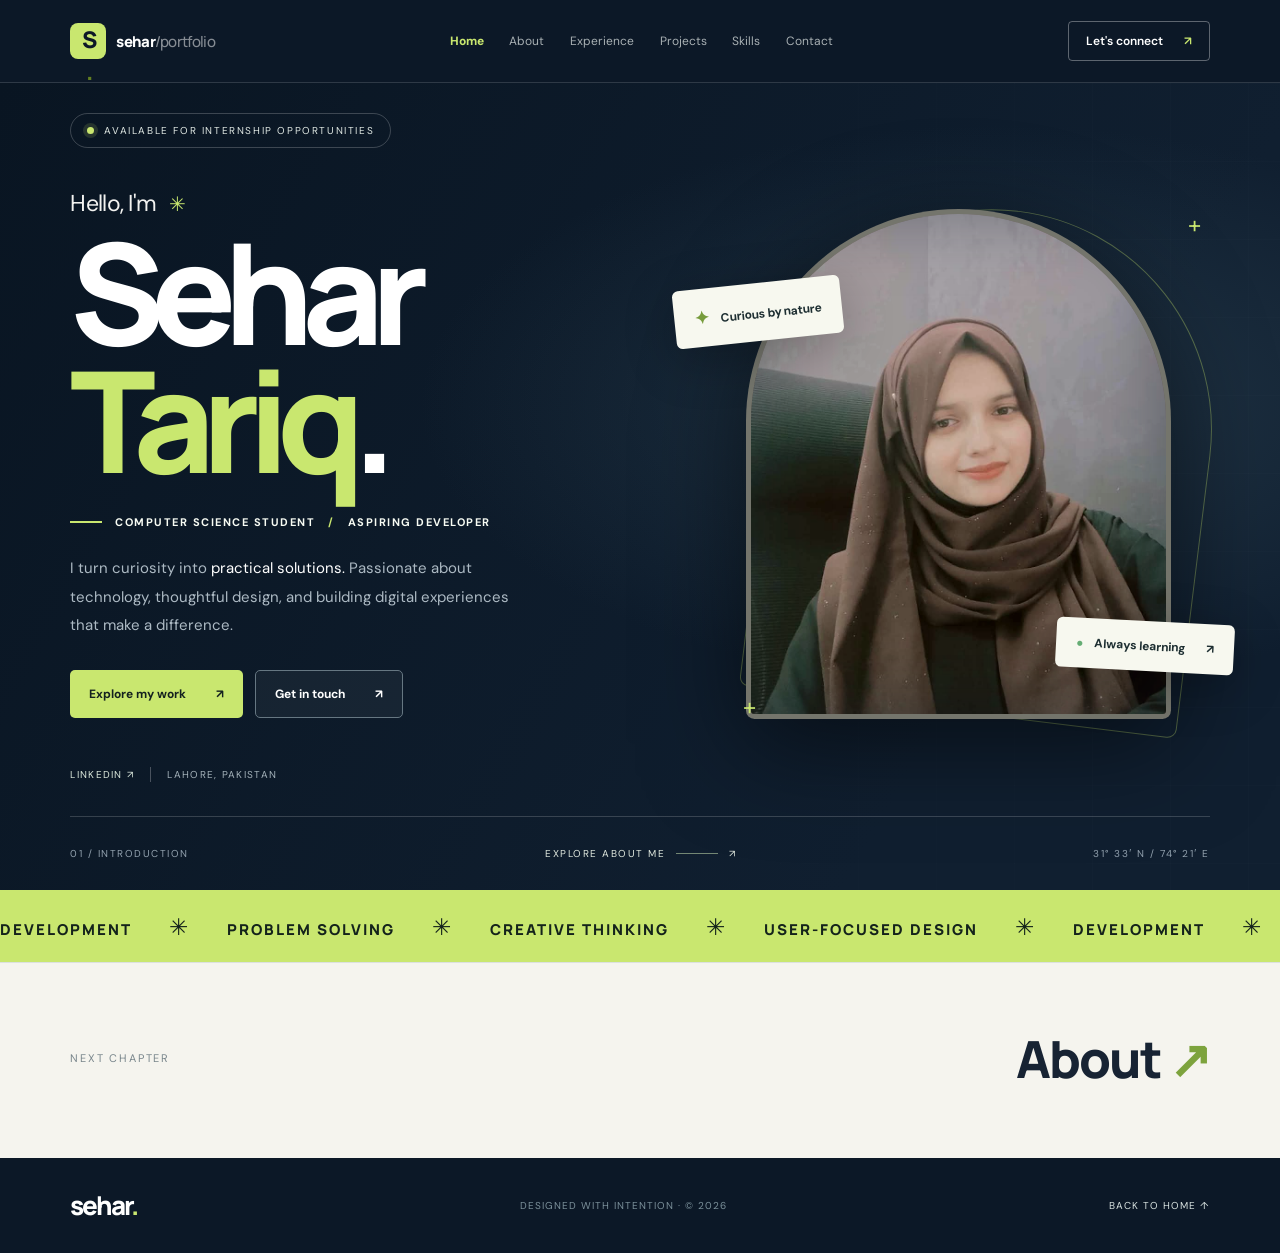
<file: index.html>
<!DOCTYPE html>
<html lang="en"><head>
<meta charset="utf-8"/>
<meta content="width=device-width, initial-scale=1.0" name="viewport"/>
<meta content="#0b1724" name="theme-color"/>
<meta content="Sehar Tariq — Computer Science student, creative problem solver, and aspiring software developer. Explore my portfolio, projects and experience." name="description"/>
<title>Home | Sehar Tariq — CV Portfolio</title>
<link href="https://fonts.googleapis.com" rel="preconnect"/>
<link crossorigin="" href="https://fonts.gstatic.com" rel="preconnect"/>
<link href="https://fonts.googleapis.com/css2?family=DM+Sans:wght@400;500;600;700&amp;family=Manrope:wght@400;500;600;700;800&amp;display=swap" rel="stylesheet"/>
<link href="styles.css" rel="stylesheet"/>
<script defer="" src="script.js"></script>
</head><body><div aria-hidden="true" class="cursor-glow"></div><div aria-hidden="true" class="progress-bar"></div><header class="site-header" id="top">
<a aria-label="Sehar Tariq, back to home" class="wordmark" href="index.html"><span class="wordmark-square">S<span>.</span></span><span>sehar<span class="muted">/portfolio</span></span></a>
<nav aria-label="Main navigation" class="desktop-nav"><a aria-current="page" class="nav-current" href="index.html">Home</a><a href="about.html">About</a><a href="experience.html">Experience</a><a href="projects.html">Projects</a><a href="skills.html">Skills</a><a href="contact.html">Contact</a></nav>
<a class="header-cta" href="contact.html">Let's connect <span aria-hidden="true">↗</span></a>
<button aria-controls="mobile-nav" aria-expanded="false" aria-label="Open navigation" class="mobile-menu-button"><span></span><span></span></button>
</header><nav aria-label="Mobile navigation" class="mobile-nav" hidden="" id="mobile-nav"><a aria-current="page" href="index.html">Home</a><a href="about.html">About</a><a href="experience.html">Experience</a><a href="projects.html">Projects</a><a href="skills.html">Skills</a><a href="contact.html">Contact</a></nav><main class="multi-page-main"><section aria-labelledby="hero-heading" class="hero section-shell" id="home">
<div class="hero-main">
<div class="hero-copy reveal">
<div class="eyebrow"><span class="pulse-dot"></span> AVAILABLE FOR INTERNSHIP OPPORTUNITIES</div>
<p class="hello">Hello, I'm <span aria-hidden="true" class="hand-wave">✳</span></p>
<h1 id="hero-heading">Sehar<br/><span>Tariq<span class="accent-dot">.</span></span></h1>
<p class="hero-role"><span class="role-rule"></span> COMPUTER SCIENCE STUDENT <span class="role-separator">/</span> ASPIRING DEVELOPER</p>
<p class="hero-description">I turn curiosity into <em>practical solutions.</em> Passionate about technology, thoughtful design, and building digital experiences that make a difference.</p>
<div class="hero-actions"><a class="btn btn-primary" href="projects.html">Explore my work <span>↗</span></a><a class="btn btn-secondary" href="contact.html">Get in touch <span>↗</span></a></div>
<div class="hero-social"><a href="https://www.linkedin.com/in/sehar-tariq-a6a787418/" rel="noopener noreferrer" target="_blank">LINKEDIN ↗</a><span class="tiny-divider"></span><span>LAHORE, PAKISTAN</span></div>
</div>
<div class="portrait-zone reveal delay-1">
<div class="portrait-halo"></div><div class="portrait-outline"></div>
<div class="portrait-frame"><img alt="Portrait of Sehar Tariq" fetchpriority="high" src="assets/sehar-portrait.png"/></div>
<div class="portrait-sticker sticker-top"><span class="sticker-icon">✦</span> Curious by nature</div>
<div class="portrait-sticker sticker-bottom"><span class="green-symbol">●</span> Always learning <span>↗</span></div>
<span class="portrait-cross cross-a">+</span><span class="portrait-cross cross-b">+</span>
</div>
</div>
<div class="hero-bottom"><span class="hero-index">01 / INTRODUCTION</span><a class="scroll-indicator" href="about.html"><span>EXPLORE ABOUT ME</span><span class="scroll-line"></span> ↗</a><span class="coordinates">31° 33′ N / 74° 21′ E</span></div>
</section><section aria-label="Portfolio focus" class="intro-band"><div aria-hidden="true" class="marquee-track"><span>DEVELOPMENT <b>✳</b> PROBLEM SOLVING <b>✳</b> CREATIVE THINKING <b>✳</b> USER-FOCUSED DESIGN <b>✳</b> DEVELOPMENT <b>✳</b> PROBLEM SOLVING <b>✳</b> CREATIVE THINKING <b>✳</b> USER-FOCUSED DESIGN <b>✳</b></span></div></section><div class="next-page-link section-shell"><span>NEXT CHAPTER</span><a href="about.html">About <b>↗</b></a></div></main><footer class="footer section-shell"><a class="footer-logo" href="index.html">sehar<span>.</span></a><span>DESIGNED WITH INTENTION · © <span id="year">2026</span></span><a href="index.html">BACK TO HOME ↑</a></footer></body></html>
</file>
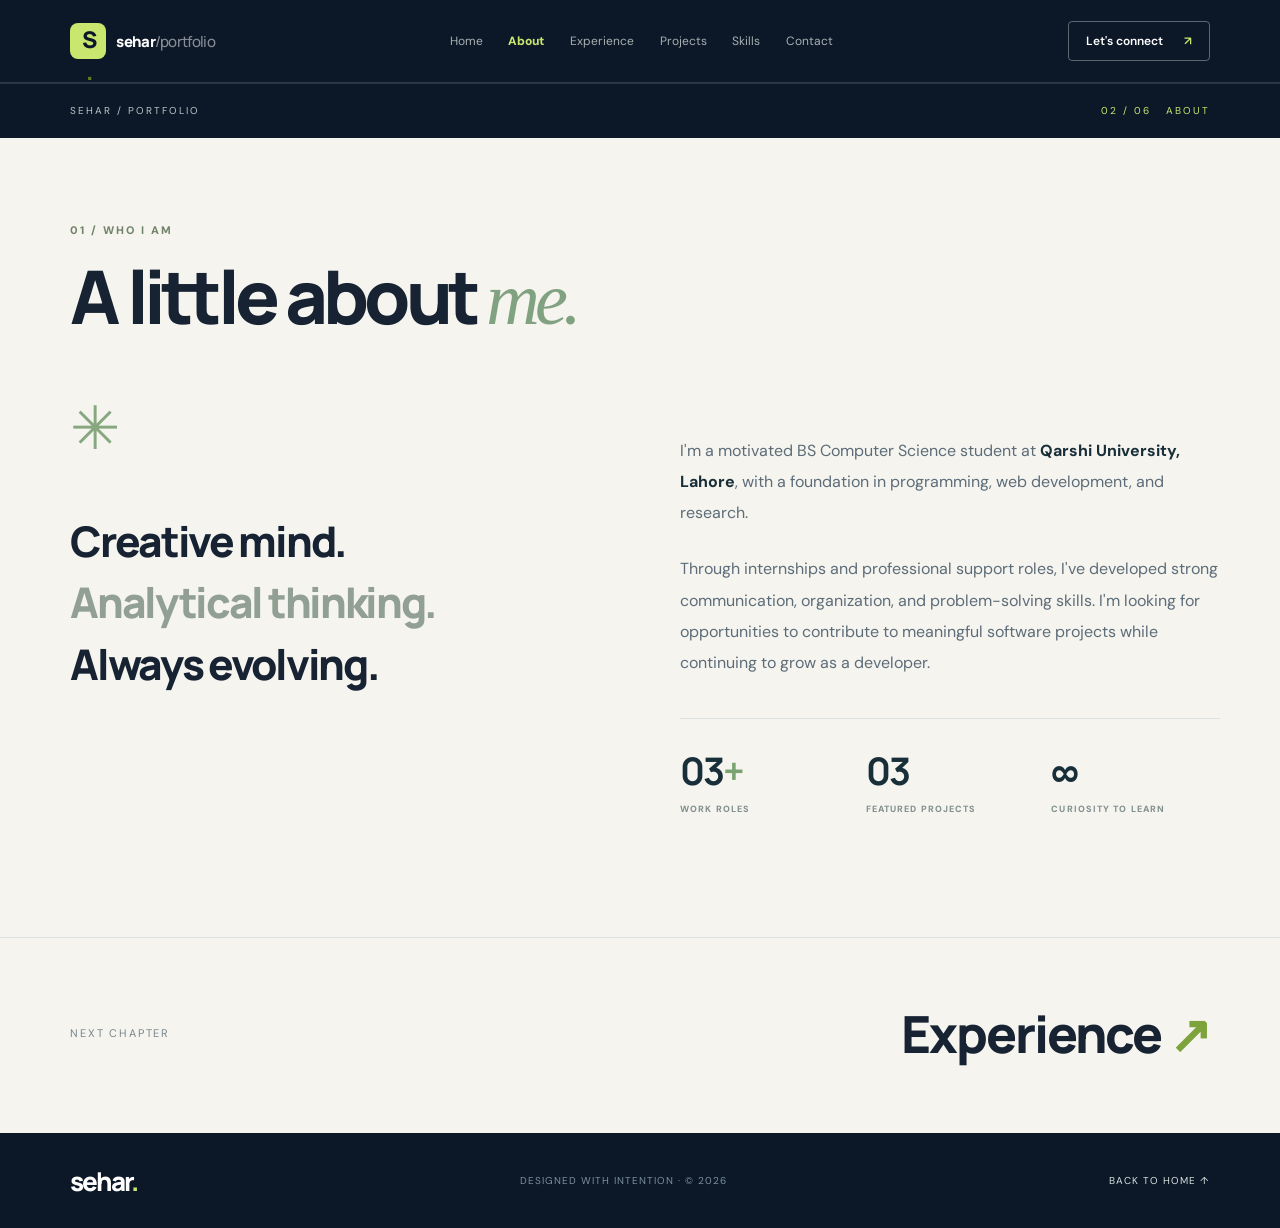
<file: about.html>
<!DOCTYPE html>
<html lang="en"><head>
<meta charset="utf-8"/>
<meta content="width=device-width, initial-scale=1.0" name="viewport"/>
<meta content="#0b1724" name="theme-color"/>
<meta content="Sehar Tariq — Computer Science student, creative problem solver, and aspiring software developer. Explore my portfolio, projects and experience." name="description"/>
<title>About | Sehar Tariq — CV Portfolio</title>
<link href="https://fonts.googleapis.com" rel="preconnect"/>
<link crossorigin="" href="https://fonts.gstatic.com" rel="preconnect"/>
<link href="https://fonts.googleapis.com/css2?family=DM+Sans:wght@400;500;600;700&amp;family=Manrope:wght@400;500;600;700;800&amp;display=swap" rel="stylesheet"/>
<link href="styles.css" rel="stylesheet"/>
<script defer="" src="script.js"></script>
</head><body><div aria-hidden="true" class="cursor-glow"></div><div aria-hidden="true" class="progress-bar"></div><header class="site-header" id="top">
<a aria-label="Sehar Tariq, back to home" class="wordmark" href="index.html"><span class="wordmark-square">S<span>.</span></span><span>sehar<span class="muted">/portfolio</span></span></a>
<nav aria-label="Main navigation" class="desktop-nav"><a href="index.html">Home</a><a aria-current="page" class="nav-current" href="about.html">About</a><a href="experience.html">Experience</a><a href="projects.html">Projects</a><a href="skills.html">Skills</a><a href="contact.html">Contact</a></nav>
<a class="header-cta" href="contact.html">Let's connect <span aria-hidden="true">↗</span></a>
<button aria-controls="mobile-nav" aria-expanded="false" aria-label="Open navigation" class="mobile-menu-button"><span></span><span></span></button>
</header><nav aria-label="Mobile navigation" class="mobile-nav" hidden="" id="mobile-nav"><a href="index.html">Home</a><a aria-current="page" href="about.html">About</a><a href="experience.html">Experience</a><a href="projects.html">Projects</a><a href="skills.html">Skills</a><a href="contact.html">Contact</a></nav><main class="multi-page-main"><div class="page-topline section-shell"><span>SEHAR / PORTFOLIO</span><span>02 / 06   ABOUT</span></div><section class="content-section about-section section-shell inner-page-section" id="about">
<div class="section-heading reveal"><span class="section-kicker">01 / WHO I AM</span><h2>A little about <em>me.</em></h2></div>
<div class="about-layout"><div class="about-statement reveal"><span class="giant-asterisk">✳</span><p>Creative mind.<br/><span>Analytical thinking.</span><br/>Always evolving.</p></div><div class="about-content reveal delay-1"><p>I'm a motivated BS Computer Science student at <strong>Qarshi University, Lahore</strong>, with a foundation in programming, web development, and research.</p><p>Through internships and professional support roles, I've developed strong communication, organization, and problem-solving skills. I'm looking for opportunities to contribute to meaningful software projects while continuing to grow as a developer.</p><div class="about-stats"><div><strong>03<span>+</span></strong><small>WORK ROLES</small></div><div><strong>03</strong><small>FEATURED PROJECTS</small></div><div><strong>∞</strong><small>CURIOSITY TO LEARN</small></div></div></div></div>
</section><div class="next-page-link section-shell"><span>NEXT CHAPTER</span><a href="experience.html">Experience <b>↗</b></a></div></main><footer class="footer section-shell"><a class="footer-logo" href="index.html">sehar<span>.</span></a><span>DESIGNED WITH INTENTION · © <span id="year">2026</span></span><a href="index.html">BACK TO HOME ↑</a></footer></body></html>
</file>
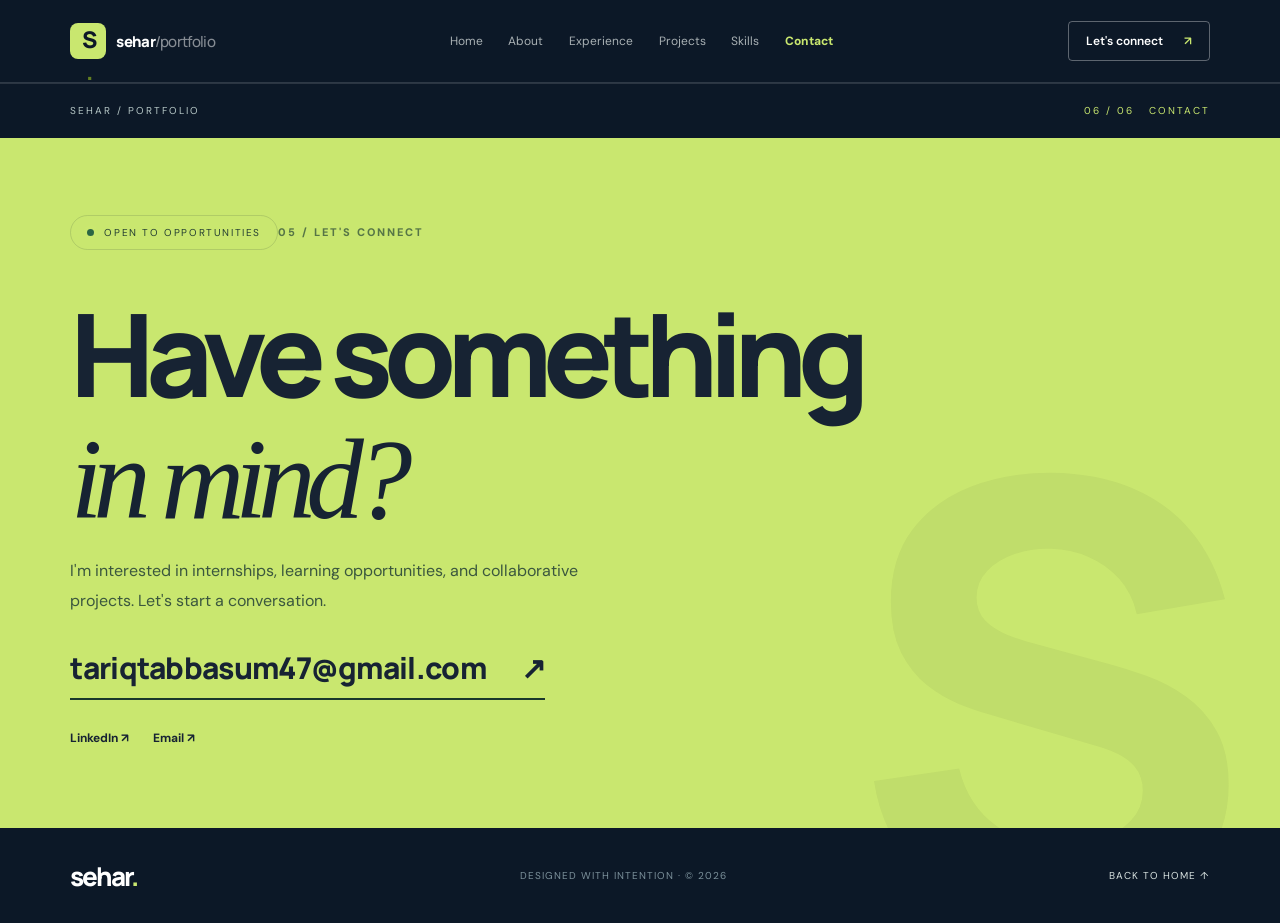
<file: contact.html>
<!DOCTYPE html>
<html lang="en"><head>
<meta charset="utf-8"/>
<meta content="width=device-width, initial-scale=1.0" name="viewport"/>
<meta content="#0b1724" name="theme-color"/>
<meta content="Sehar Tariq — Computer Science student, creative problem solver, and aspiring software developer. Explore my portfolio, projects and experience." name="description"/>
<title>Contact | Sehar Tariq — CV Portfolio</title>
<link href="https://fonts.googleapis.com" rel="preconnect"/>
<link crossorigin="" href="https://fonts.gstatic.com" rel="preconnect"/>
<link href="https://fonts.googleapis.com/css2?family=DM+Sans:wght@400;500;600;700&amp;family=Manrope:wght@400;500;600;700;800&amp;display=swap" rel="stylesheet"/>
<link href="styles.css" rel="stylesheet"/>
<script defer="" src="script.js"></script>
</head><body><div aria-hidden="true" class="cursor-glow"></div><div aria-hidden="true" class="progress-bar"></div><header class="site-header" id="top">
<a aria-label="Sehar Tariq, back to home" class="wordmark" href="index.html"><span class="wordmark-square">S<span>.</span></span><span>sehar<span class="muted">/portfolio</span></span></a>
<nav aria-label="Main navigation" class="desktop-nav"><a href="index.html">Home</a><a href="about.html">About</a><a href="experience.html">Experience</a><a href="projects.html">Projects</a><a href="skills.html">Skills</a><a aria-current="page" class="nav-current" href="contact.html">Contact</a></nav>
<a class="header-cta" href="contact.html">Let's connect <span aria-hidden="true">↗</span></a>
<button aria-controls="mobile-nav" aria-expanded="false" aria-label="Open navigation" class="mobile-menu-button"><span></span><span></span></button>
</header><nav aria-label="Mobile navigation" class="mobile-nav" hidden="" id="mobile-nav"><a href="index.html">Home</a><a href="about.html">About</a><a href="experience.html">Experience</a><a href="projects.html">Projects</a><a href="skills.html">Skills</a><a aria-current="page" href="contact.html">Contact</a></nav><main class="multi-page-main"><div class="page-topline section-shell"><span>SEHAR / PORTFOLIO</span><span>06 / 06   CONTACT</span></div><section class="contact-section section-shell inner-page-section" id="contact"><div aria-hidden="true" class="contact-backdrop">S.</div><div class="contact-content reveal"><div class="eyebrow contact-eyebrow"><span class="pulse-dot"></span> OPEN TO OPPORTUNITIES</div><span class="section-kicker">05 / LET'S CONNECT</span><h2>Have something<br/><em>in mind?</em></h2><p>I'm interested in internships, learning opportunities, and collaborative projects. Let's start a conversation.</p><a class="contact-email" href="mailto:tariqtabbasum47@gmail.com">tariqtabbasum47@gmail.com <span>↗</span></a><div class="contact-links"><a href="https://www.linkedin.com/in/sehar-tariq-a6a787418/" rel="noopener noreferrer" target="_blank">LinkedIn ↗</a><a href="mailto:tariqtabbasum47@gmail.com">Email ↗</a></div></div></section></main><footer class="footer section-shell"><a class="footer-logo" href="index.html">sehar<span>.</span></a><span>DESIGNED WITH INTENTION · © <span id="year">2026</span></span><a href="index.html">BACK TO HOME ↑</a></footer></body></html>
</file>
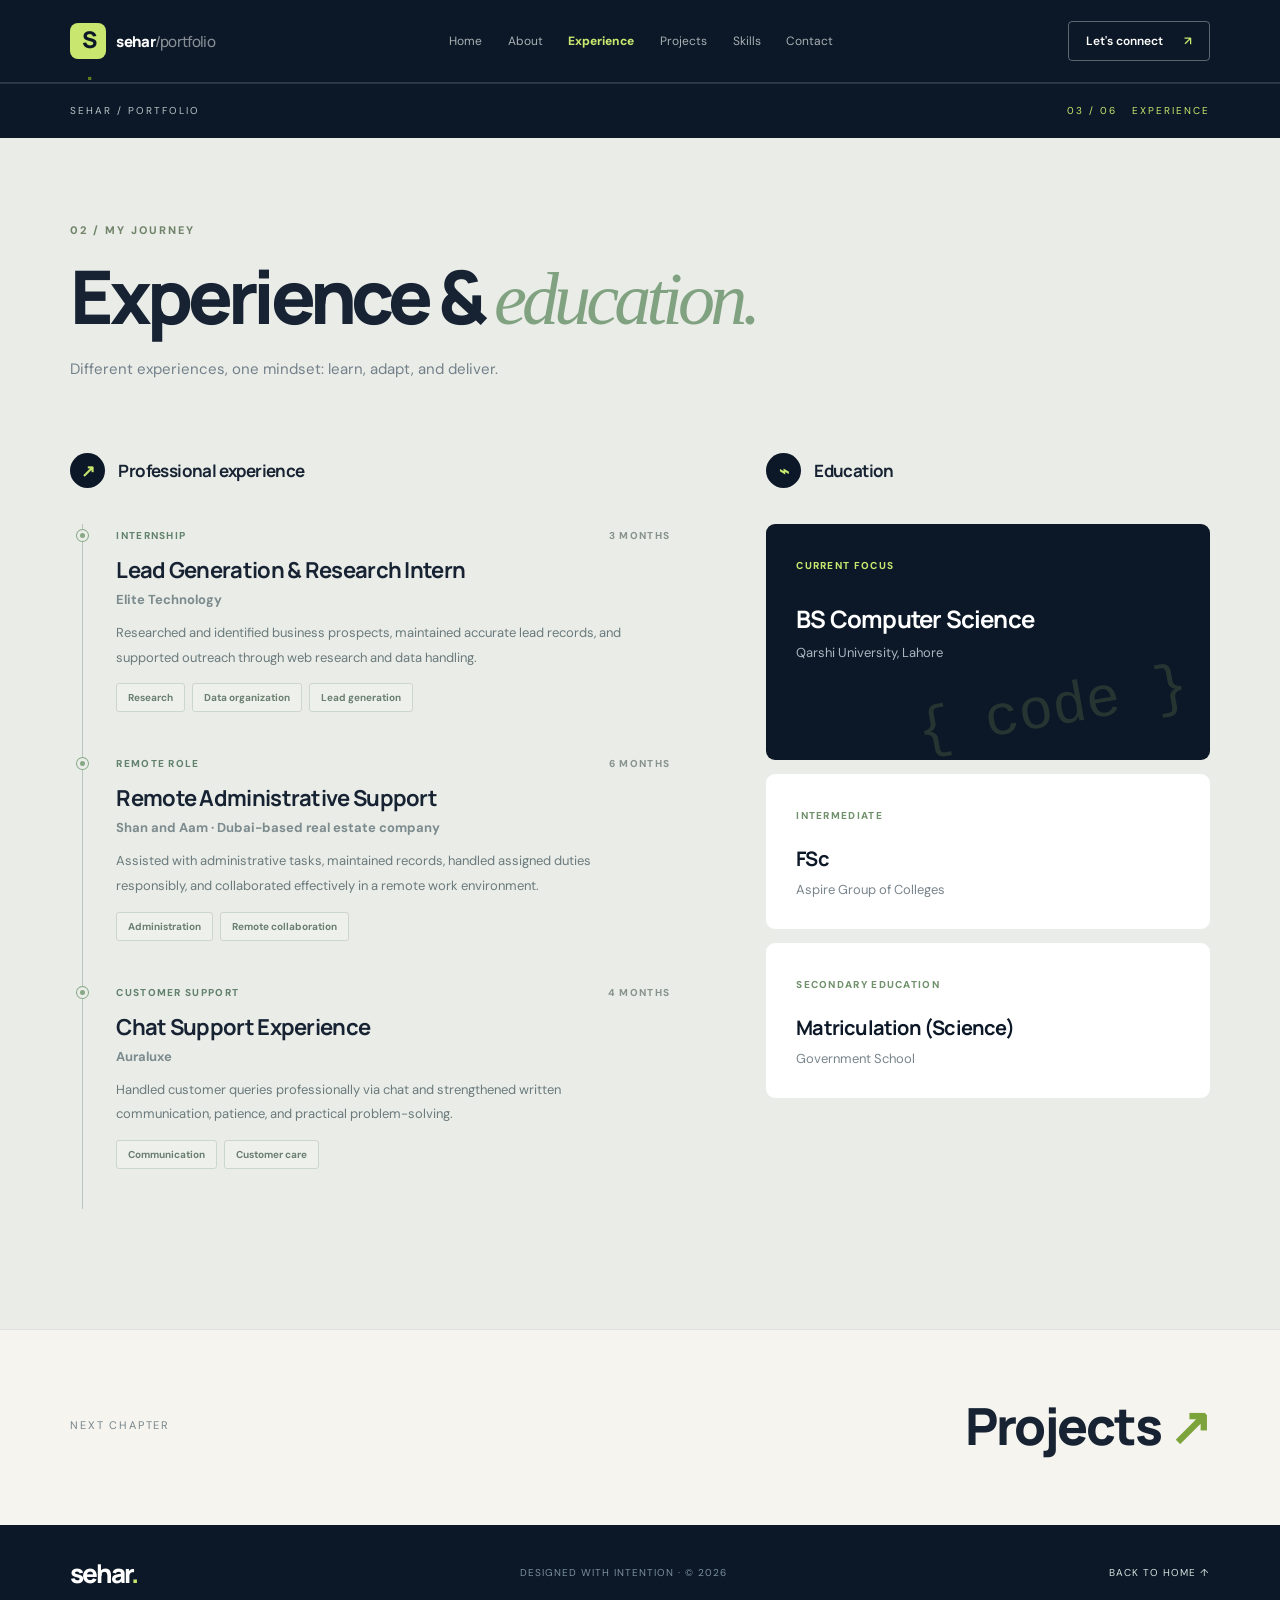
<file: experience.html>
<!DOCTYPE html>
<html lang="en"><head>
<meta charset="utf-8"/>
<meta content="width=device-width, initial-scale=1.0" name="viewport"/>
<meta content="#0b1724" name="theme-color"/>
<meta content="Sehar Tariq — Computer Science student, creative problem solver, and aspiring software developer. Explore my portfolio, projects and experience." name="description"/>
<title>Experience | Sehar Tariq — CV Portfolio</title>
<link href="https://fonts.googleapis.com" rel="preconnect"/>
<link crossorigin="" href="https://fonts.gstatic.com" rel="preconnect"/>
<link href="https://fonts.googleapis.com/css2?family=DM+Sans:wght@400;500;600;700&amp;family=Manrope:wght@400;500;600;700;800&amp;display=swap" rel="stylesheet"/>
<link href="styles.css" rel="stylesheet"/>
<script defer="" src="script.js"></script>
</head><body><div aria-hidden="true" class="cursor-glow"></div><div aria-hidden="true" class="progress-bar"></div><header class="site-header" id="top">
<a aria-label="Sehar Tariq, back to home" class="wordmark" href="index.html"><span class="wordmark-square">S<span>.</span></span><span>sehar<span class="muted">/portfolio</span></span></a>
<nav aria-label="Main navigation" class="desktop-nav"><a href="index.html">Home</a><a href="about.html">About</a><a aria-current="page" class="nav-current" href="experience.html">Experience</a><a href="projects.html">Projects</a><a href="skills.html">Skills</a><a href="contact.html">Contact</a></nav>
<a class="header-cta" href="contact.html">Let's connect <span aria-hidden="true">↗</span></a>
<button aria-controls="mobile-nav" aria-expanded="false" aria-label="Open navigation" class="mobile-menu-button"><span></span><span></span></button>
</header><nav aria-label="Mobile navigation" class="mobile-nav" hidden="" id="mobile-nav"><a href="index.html">Home</a><a href="about.html">About</a><a aria-current="page" href="experience.html">Experience</a><a href="projects.html">Projects</a><a href="skills.html">Skills</a><a href="contact.html">Contact</a></nav><main class="multi-page-main"><div class="page-topline section-shell"><span>SEHAR / PORTFOLIO</span><span>03 / 06   EXPERIENCE</span></div><section class="content-section experience-section inner-page-section" id="experience"><div class="section-shell"><div class="section-heading reveal"><span class="section-kicker">02 / MY JOURNEY</span><h2>Experience &amp; <em>education.</em></h2><p>Different experiences, one mindset: learn, adapt, and deliver.</p></div>
<div class="experience-layout"><div class="experience-col"><h3 class="column-title"><span class="column-icon">↗</span> Professional experience</h3>
<article class="timeline-item reveal"><div class="timeline-marker"></div><div class="timeline-meta">INTERNSHIP <span>3 MONTHS</span></div><h4>Lead Generation &amp; Research Intern</h4><div class="timeline-company">Elite Technology</div><p>Researched and identified business prospects, maintained accurate lead records, and supported outreach through web research and data handling.</p><div class="tags"><span>Research</span><span>Data organization</span><span>Lead generation</span></div></article>
<article class="timeline-item reveal"><div class="timeline-marker"></div><div class="timeline-meta">REMOTE ROLE <span>6 MONTHS</span></div><h4>Remote Administrative Support</h4><div class="timeline-company">Shan and Aam · Dubai-based real estate company</div><p>Assisted with administrative tasks, maintained records, handled assigned duties responsibly, and collaborated effectively in a remote work environment.</p><div class="tags"><span>Administration</span><span>Remote collaboration</span></div></article>
<article class="timeline-item reveal"><div class="timeline-marker"></div><div class="timeline-meta">CUSTOMER SUPPORT <span>4 MONTHS</span></div><h4>Chat Support Experience</h4><div class="timeline-company">Auraluxe</div><p>Handled customer queries professionally via chat and strengthened written communication, patience, and practical problem-solving.</p><div class="tags"><span>Communication</span><span>Customer care</span></div></article>
</div><div class="education-col"><h3 class="column-title"><span class="column-icon">⌁</span> Education</h3><article class="education-card reveal"><span class="edu-step">CURRENT FOCUS</span><h4>BS Computer Science</h4><p>Qarshi University, Lahore</p><div class="edu-decoration">{ code }</div></article><article class="education-card small-card reveal"><span class="edu-step">INTERMEDIATE</span><h4>FSc</h4><p>Aspire Group of Colleges</p></article><article class="education-card small-card reveal"><span class="edu-step">SECONDARY EDUCATION</span><h4>Matriculation (Science)</h4><p>Government School</p></article></div></div></div>
</section><div class="next-page-link section-shell"><span>NEXT CHAPTER</span><a href="projects.html">Projects <b>↗</b></a></div></main><footer class="footer section-shell"><a class="footer-logo" href="index.html">sehar<span>.</span></a><span>DESIGNED WITH INTENTION · © <span id="year">2026</span></span><a href="index.html">BACK TO HOME ↑</a></footer></body></html>
</file>
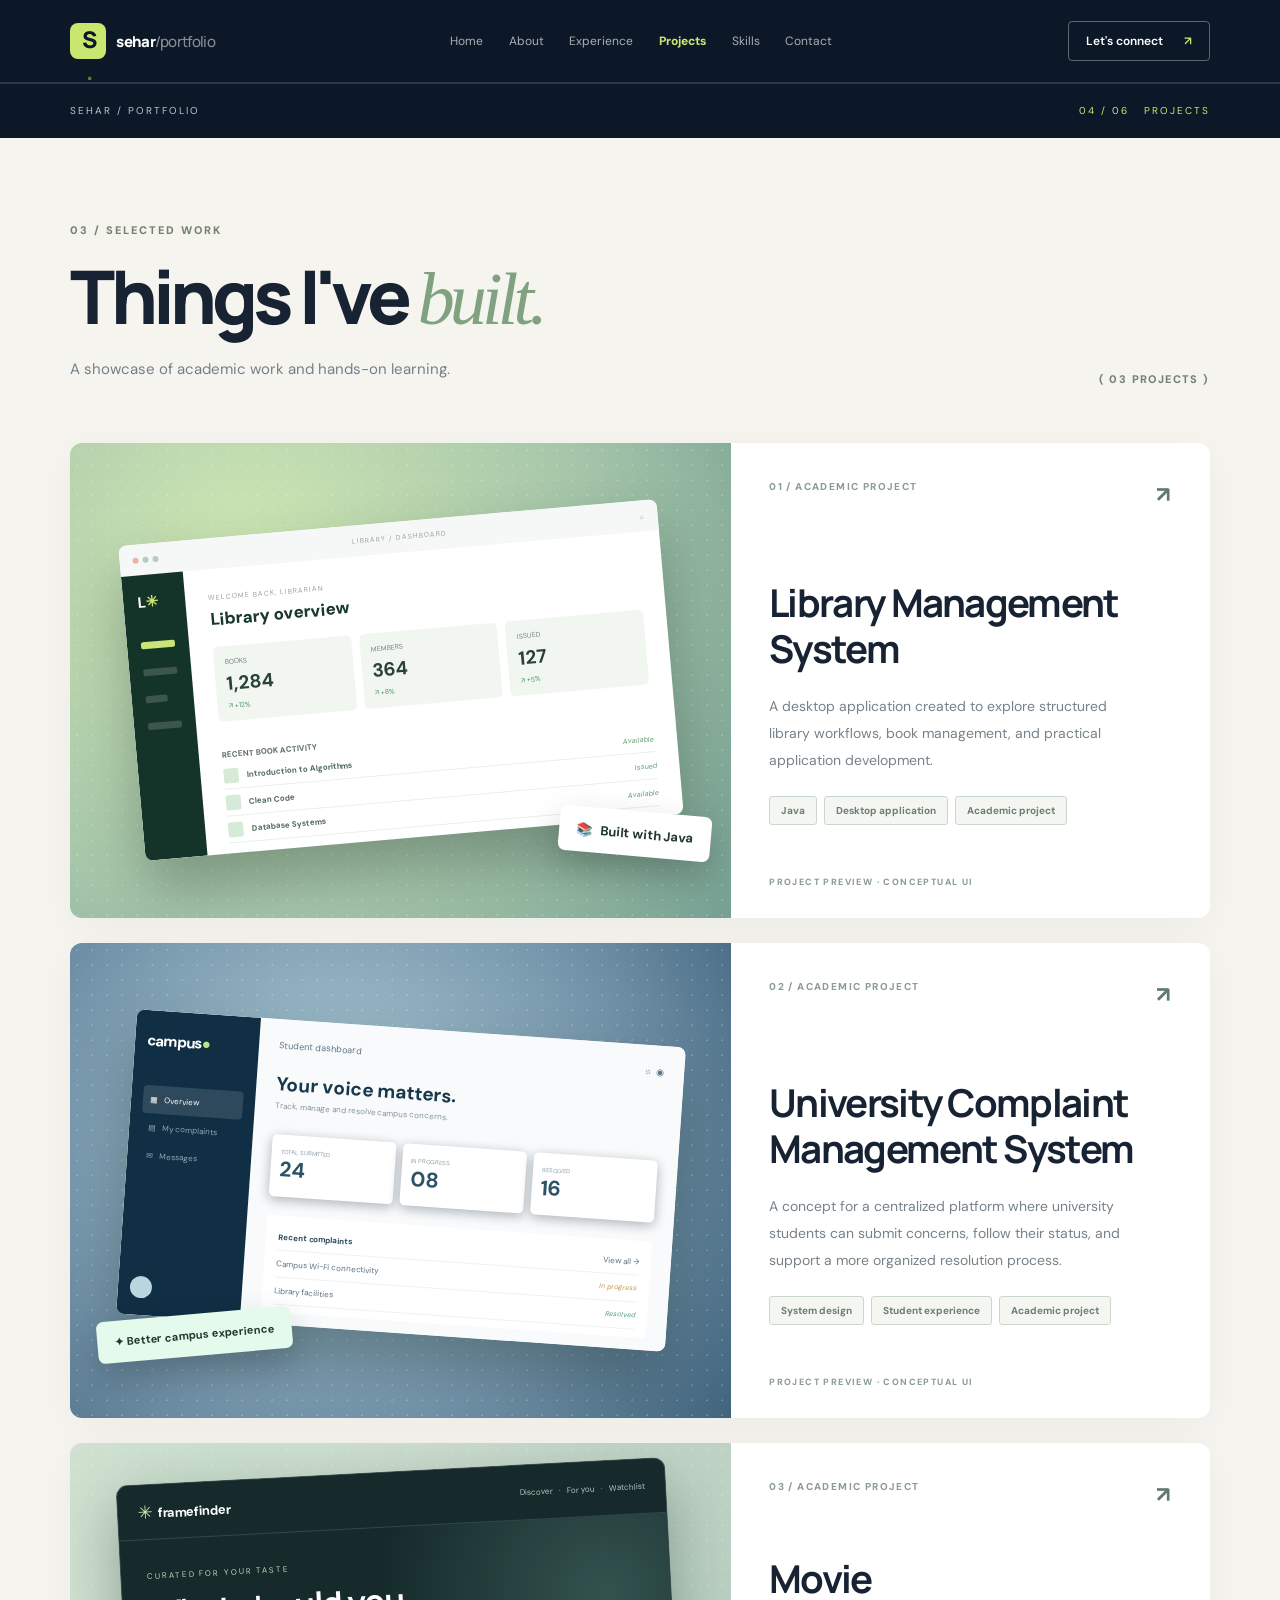
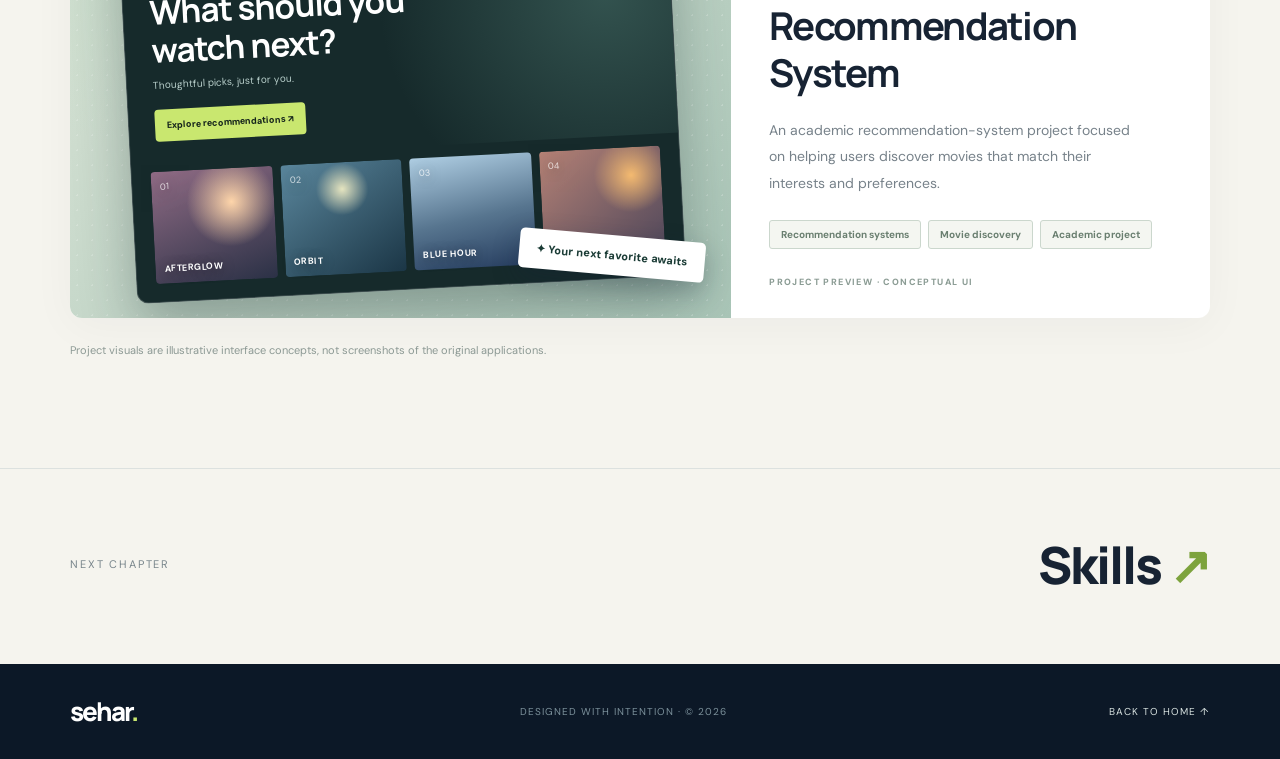
<file: projects.html>
<!DOCTYPE html>
<html lang="en"><head>
<meta charset="utf-8"/>
<meta content="width=device-width, initial-scale=1.0" name="viewport"/>
<meta content="#0b1724" name="theme-color"/>
<meta content="Sehar Tariq — Computer Science student, creative problem solver, and aspiring software developer. Explore my portfolio, projects and experience." name="description"/>
<title>Projects | Sehar Tariq — CV Portfolio</title>
<link href="https://fonts.googleapis.com" rel="preconnect"/>
<link crossorigin="" href="https://fonts.gstatic.com" rel="preconnect"/>
<link href="https://fonts.googleapis.com/css2?family=DM+Sans:wght@400;500;600;700&amp;family=Manrope:wght@400;500;600;700;800&amp;display=swap" rel="stylesheet"/>
<link href="styles.css" rel="stylesheet"/>
<script defer="" src="script.js"></script>
</head><body><div aria-hidden="true" class="cursor-glow"></div><div aria-hidden="true" class="progress-bar"></div><header class="site-header" id="top">
<a aria-label="Sehar Tariq, back to home" class="wordmark" href="index.html"><span class="wordmark-square">S<span>.</span></span><span>sehar<span class="muted">/portfolio</span></span></a>
<nav aria-label="Main navigation" class="desktop-nav"><a href="index.html">Home</a><a href="about.html">About</a><a href="experience.html">Experience</a><a aria-current="page" class="nav-current" href="projects.html">Projects</a><a href="skills.html">Skills</a><a href="contact.html">Contact</a></nav>
<a class="header-cta" href="contact.html">Let's connect <span aria-hidden="true">↗</span></a>
<button aria-controls="mobile-nav" aria-expanded="false" aria-label="Open navigation" class="mobile-menu-button"><span></span><span></span></button>
</header><nav aria-label="Mobile navigation" class="mobile-nav" hidden="" id="mobile-nav"><a href="index.html">Home</a><a href="about.html">About</a><a href="experience.html">Experience</a><a aria-current="page" href="projects.html">Projects</a><a href="skills.html">Skills</a><a href="contact.html">Contact</a></nav><main class="multi-page-main"><div class="page-topline section-shell"><span>SEHAR / PORTFOLIO</span><span>04 / 06   PROJECTS</span></div><section class="content-section projects-section section-shell inner-page-section" id="projects"><div class="section-heading projects-heading reveal"><div><span class="section-kicker">03 / SELECTED WORK</span><h2>Things I've <em>built.</em></h2><p>A showcase of academic work and hands-on learning.</p></div><span class="project-count">( 03 PROJECTS )</span></div>
<article class="project-card reveal"><div class="project-visual visual-library"><div class="visual-grain"></div><div class="mock-window library-window"><div class="mock-topbar"><div class="mock-dots"><i></i><i></i><i></i></div><span>LIBRARY / DASHBOARD</span><span>⌕</span></div><div class="mock-layout"><div class="mock-sidebar"><div class="mock-logo">L<span>✳</span></div><div class="mock-side active"></div><div class="mock-side"></div><div class="mock-side short"></div><div class="mock-side"></div></div><div class="mock-body"><div class="mock-caption">WELCOME BACK, LIBRARIAN</div><div class="mock-page-title">Library overview</div><div class="mock-metrics"><div><span>BOOKS</span><strong>1,284</strong><small>↗ +12%</small></div><div><span>MEMBERS</span><strong>364</strong><small>↗ +8%</small></div><div><span>ISSUED</span><strong>127</strong><small>↗ +5%</small></div></div><div class="mock-list"><span>RECENT BOOK ACTIVITY</span><div><i></i><b>Introduction to Algorithms</b><em>Available</em></div><div><i></i><b>Clean Code</b><em>Issued</em></div><div><i></i><b>Database Systems</b><em>Available</em></div></div></div></div></div><div class="visual-floating">📚 <span>Built with Java</span></div></div><div class="project-info"><div class="project-top"><span>01 / ACADEMIC PROJECT</span><span>↗</span></div><div><h3>Library Management<br/>System</h3><p>A desktop application created to explore structured library workflows, book management, and practical application development.</p><div class="tags project-tags"><span>Java</span><span>Desktop application</span><span>Academic project</span></div></div><span class="project-bottom">PROJECT PREVIEW · CONCEPTUAL UI</span></div></article>
<article class="project-card project-reverse reveal"><div class="project-visual visual-complaint"><div class="visual-grain"></div><div class="mock-window complaint-window"><div class="complaint-sidebar"><div class="complaint-brand">campus<span>●</span></div><div class="complaint-nav active">▦   Overview</div><div class="complaint-nav">▤   My complaints</div><div class="complaint-nav">✉   Messages</div><div class="complaint-avatar"></div></div><div class="complaint-main"><div class="complaint-top">Student dashboard <span>☼  ◉</span></div><h4>Your voice matters.</h4><p>Track, manage and resolve campus concerns.</p><div class="complaint-stats"><div><span>TOTAL SUBMITTED</span><strong>24</strong></div><div><span>IN PROGRESS</span><strong>08</strong></div><div><span>RESOLVED</span><strong>16</strong></div></div><div class="complaint-table"><div><b>Recent complaints</b><span>View all →</span></div><div><span>Campus Wi-Fi connectivity</span><em>In progress</em></div><div><span>Library facilities</span><em class="resolved">Resolved</em></div></div></div></div><div class="complaint-float">✦ Better campus experience</div></div><div class="project-info"><div class="project-top"><span>02 / ACADEMIC PROJECT</span><span>↗</span></div><div><h3>University Complaint<br/>Management System</h3><p>A concept for a centralized platform where university students can submit concerns, follow their status, and support a more organized resolution process.</p><div class="tags project-tags"><span>System design</span><span>Student experience</span><span>Academic project</span></div></div><span class="project-bottom">PROJECT PREVIEW · CONCEPTUAL UI</span></div></article>
<article class="project-card reveal"><div class="project-visual visual-movie"><div class="visual-grain"></div><div class="movie-preview"><div class="movie-preview-top"><span class="movie-mark">✳ <b>framefinder</b></span><span class="movie-nav">Discover   ·   For you   ·   Watchlist</span></div><div class="movie-feature"><span class="movie-eyebrow">CURATED FOR YOUR TASTE</span><h4>What should you<br/>watch next?</h4><p>Thoughtful picks, just for you.</p><span class="movie-demo-button">Explore recommendations ↗</span></div><div class="movie-poster-row"><div class="movie-poster poster-one"><span>01</span><b>AFTERGLOW</b></div><div class="movie-poster poster-two"><span>02</span><b>ORBIT</b></div><div class="movie-poster poster-three"><span>03</span><b>BLUE HOUR</b></div><div class="movie-poster poster-four"><span>04</span><b>HORIZON</b></div></div></div><div class="movie-float">✦ Your next favorite awaits</div></div><div class="project-info"><div class="project-top"><span>03 / ACADEMIC PROJECT</span><span>↗</span></div><div><h3>Movie Recommendation<br/>System</h3><p>An academic recommendation-system project focused on helping users discover movies that match their interests and preferences.</p><div class="tags project-tags"><span>Recommendation systems</span><span>Movie discovery</span><span>Academic project</span></div></div><span class="project-bottom">PROJECT PREVIEW · CONCEPTUAL UI</span></div></article>
<p class="project-disclaimer">Project visuals are illustrative interface concepts, not screenshots of the original applications.</p>
</section><div class="next-page-link section-shell"><span>NEXT CHAPTER</span><a href="skills.html">Skills <b>↗</b></a></div></main><footer class="footer section-shell"><a class="footer-logo" href="index.html">sehar<span>.</span></a><span>DESIGNED WITH INTENTION · © <span id="year">2026</span></span><a href="index.html">BACK TO HOME ↑</a></footer></body></html>
</file>
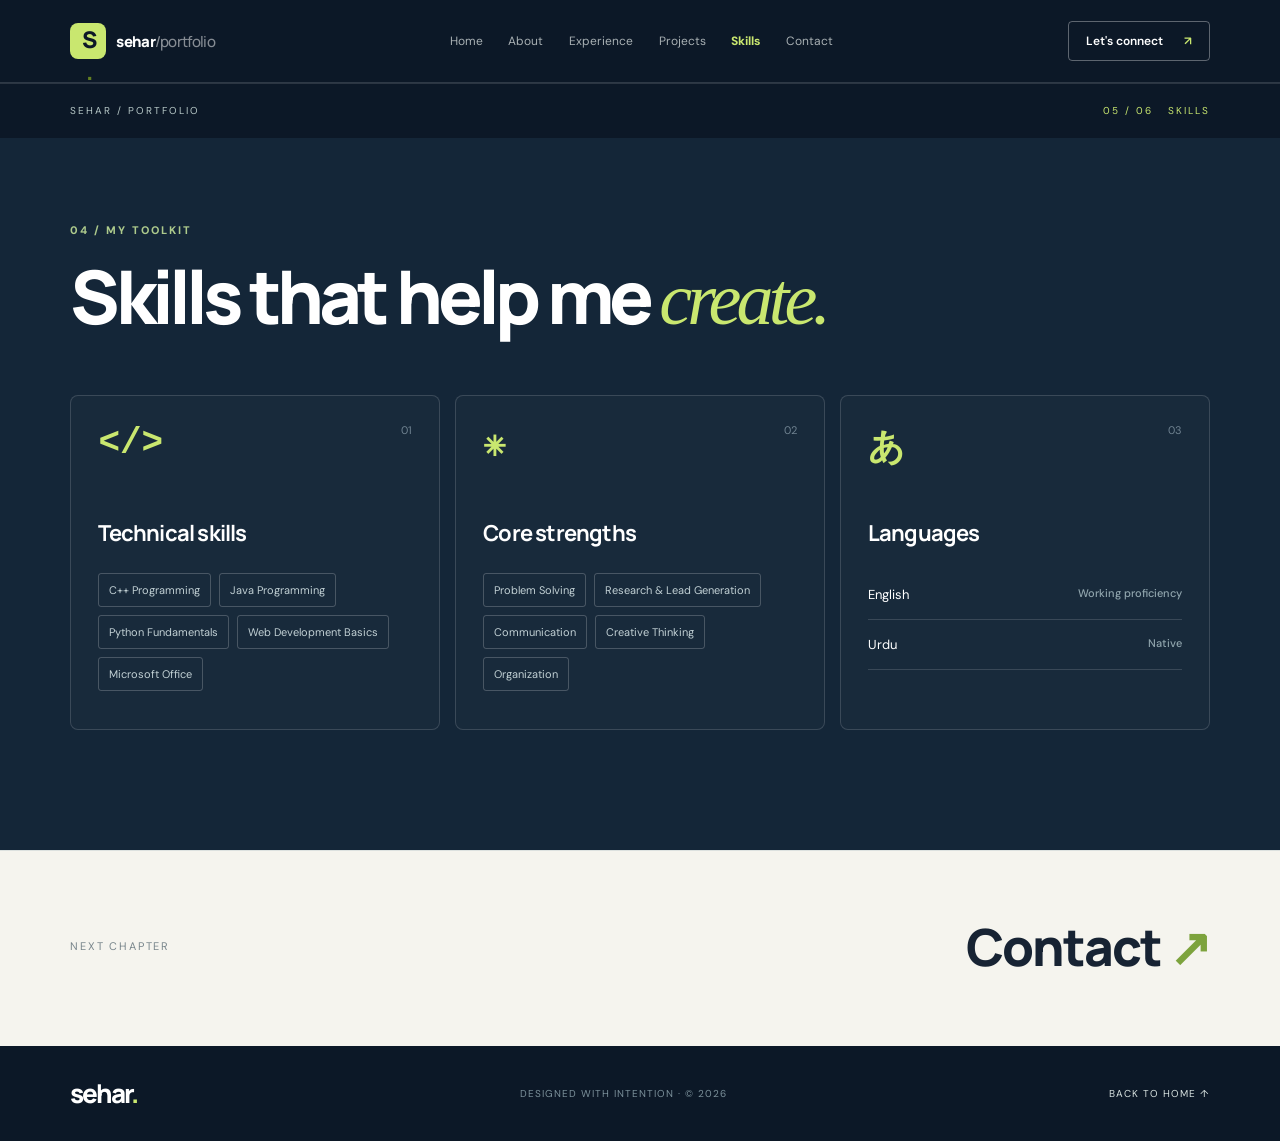
<file: skills.html>
<!DOCTYPE html>
<html lang="en"><head>
<meta charset="utf-8"/>
<meta content="width=device-width, initial-scale=1.0" name="viewport"/>
<meta content="#0b1724" name="theme-color"/>
<meta content="Sehar Tariq — Computer Science student, creative problem solver, and aspiring software developer. Explore my portfolio, projects and experience." name="description"/>
<title>Skills | Sehar Tariq — CV Portfolio</title>
<link href="https://fonts.googleapis.com" rel="preconnect"/>
<link crossorigin="" href="https://fonts.gstatic.com" rel="preconnect"/>
<link href="https://fonts.googleapis.com/css2?family=DM+Sans:wght@400;500;600;700&amp;family=Manrope:wght@400;500;600;700;800&amp;display=swap" rel="stylesheet"/>
<link href="styles.css" rel="stylesheet"/>
<script defer="" src="script.js"></script>
</head><body><div aria-hidden="true" class="cursor-glow"></div><div aria-hidden="true" class="progress-bar"></div><header class="site-header" id="top">
<a aria-label="Sehar Tariq, back to home" class="wordmark" href="index.html"><span class="wordmark-square">S<span>.</span></span><span>sehar<span class="muted">/portfolio</span></span></a>
<nav aria-label="Main navigation" class="desktop-nav"><a href="index.html">Home</a><a href="about.html">About</a><a href="experience.html">Experience</a><a href="projects.html">Projects</a><a aria-current="page" class="nav-current" href="skills.html">Skills</a><a href="contact.html">Contact</a></nav>
<a class="header-cta" href="contact.html">Let's connect <span aria-hidden="true">↗</span></a>
<button aria-controls="mobile-nav" aria-expanded="false" aria-label="Open navigation" class="mobile-menu-button"><span></span><span></span></button>
</header><nav aria-label="Mobile navigation" class="mobile-nav" hidden="" id="mobile-nav"><a href="index.html">Home</a><a href="about.html">About</a><a href="experience.html">Experience</a><a href="projects.html">Projects</a><a aria-current="page" href="skills.html">Skills</a><a href="contact.html">Contact</a></nav><main class="multi-page-main"><div class="page-topline section-shell"><span>SEHAR / PORTFOLIO</span><span>05 / 06   SKILLS</span></div><section class="content-section skills-section inner-page-section" id="skills"><div class="section-shell"><div class="section-heading reveal"><span class="section-kicker">04 / MY TOOLKIT</span><h2>Skills that help me <em>create.</em></h2></div><div class="skills-grid"><article class="skill-block reveal"><span class="skill-num">01</span><div class="skill-symbol">&lt;/&gt;</div><h3>Technical skills</h3><div class="skill-pill-wrap"><span>C++ Programming</span><span>Java Programming</span><span>Python Fundamentals</span><span>Web Development Basics</span><span>Microsoft Office</span></div></article><article class="skill-block reveal delay-1"><span class="skill-num">02</span><div class="skill-symbol">✳</div><h3>Core strengths</h3><div class="skill-pill-wrap"><span>Problem Solving</span><span>Research &amp; Lead Generation</span><span>Communication</span><span>Creative Thinking</span><span>Organization</span></div></article><article class="skill-block reveal delay-2"><span class="skill-num">03</span><div class="skill-symbol">あ</div><h3>Languages</h3><div class="language-row"><span>English</span><strong>Working proficiency</strong></div><div class="language-row"><span>Urdu</span><strong>Native</strong></div></article></div></div></section><div class="next-page-link section-shell"><span>NEXT CHAPTER</span><a href="contact.html">Contact <b>↗</b></a></div></main><footer class="footer section-shell"><a class="footer-logo" href="index.html">sehar<span>.</span></a><span>DESIGNED WITH INTENTION · © <span id="year">2026</span></span><a href="index.html">BACK TO HOME ↑</a></footer></body></html>
</file>
<file: styles.css>
:root{--navy:#0c1827;--navy2:#14263a;--cream:#f5f4ee;--white:#fff;--ink:#172333;--muted:#72808d;--line:#dce1df;--lime:#c9e76f;--teal:#91d4c6;--font:'Manrope',sans-serif;--body:'DM Sans',sans-serif}*{box-sizing:border-box}html{scroll-behavior:smooth;scroll-padding-top:90px}body{margin:0;background:var(--cream);color:var(--ink);font-family:var(--body);overflow-x:hidden}::selection{background:var(--lime);color:var(--navy)}a{color:inherit;text-decoration:none}button{font:inherit}img{max-width:100%;display:block}.section-shell{padding-left:max(5.5vw,24px);padding-right:max(5.5vw,24px)}.site-header{height:83px;position:absolute;z-index:20;top:0;left:0;right:0;display:flex;align-items:center;justify-content:space-between;padding:0 max(5.5vw,24px);color:#fff;border-bottom:1px solid #ffffff24}.wordmark{display:flex;align-items:center;gap:10px;font-weight:800;font-family:var(--font);font-size:15px;letter-spacing:-.7px}.wordmark-square{width:36px;height:36px;display:grid;place-items:center;background:var(--lime);color:var(--navy);font-size:23px;border-radius:8px;letter-spacing:-2px}.wordmark-square span,.footer-logo span{color:#638021}.wordmark .muted{opacity:.5;font-weight:500}.desktop-nav{display:flex;gap:36px}.desktop-nav a{font-size:12px;color:#e9eeedb5;transition:color .2s}.desktop-nav a:hover{color:var(--lime)}.header-cta{border:1px solid #ffffff55;border-radius:4px;padding:11px 17px;font-size:12px;font-weight:600}.header-cta span{margin-left:18px;color:var(--lime)}.mobile-menu-button{display:none;background:none;border:0;width:42px;height:42px;flex-direction:column;align-items:center;justify-content:center;gap:6px}.mobile-menu-button span{width:21px;height:2px;background:#fff}.mobile-nav{position:absolute;z-index:25;top:83px;left:0;right:0;background:#112234;color:#fff;padding:18px 25px;box-shadow:0 18px 22px #0003}.mobile-nav:not([hidden]){display:grid;gap:0}.mobile-nav a{padding:13px 4px;border-bottom:1px solid #ffffff22}.hero{position:relative;background:var(--navy);color:white;min-height:min(820px,100svh);padding-top:115px;overflow:hidden;background-image:radial-gradient(ellipse at 78% 40%,#30485885,transparent 41%),linear-gradient(120deg,#091522,#101f30 75%)}.hero::after{content:'';position:absolute;inset:0;background-image:linear-gradient(#ffffff06 1px,transparent 1px),linear-gradient(90deg,#ffffff06 1px,transparent 1px);background-size:78px 78px;mask-image:linear-gradient(to left,#0008,transparent 70%);pointer-events:none}.hero-main{max-width:1450px;margin:auto;min-height:600px;display:grid;grid-template-columns:56% 44%;align-items:center;position:relative;z-index:2}.hero-copy{padding-bottom:34px}.eyebrow{display:inline-flex;align-items:center;gap:10px;border:1px solid #ffffff34;border-radius:22px;padding:10px 16px;font-size:10px;letter-spacing:1.6px;color:#e1e9e4}.pulse-dot{width:7px;height:7px;border-radius:50%;background:var(--lime);box-shadow:0 0 0 4px #c9e76f24;animation:pulse 2.2s infinite}.hello{margin:40px 0 0;font-size:23px;letter-spacing:-.7px;color:#f2f2f0}.hand-wave{color:var(--lime);font-size:20px;margin-left:7px}.hero h1{font-family:var(--font);font-size:clamp(83px,11vw,160px);line-height:.91;letter-spacing:-.092em;margin:9px 0 32px;font-weight:800}.hero h1>span{color:var(--lime)}.accent-dot{color:#fff}.hero-role{font-size:11px;letter-spacing:1.5px;font-weight:700;display:flex;align-items:center;gap:13px;color:#f8fcf4}.role-rule{width:32px;height:2px;background:var(--lime)}.role-separator{color:var(--lime)}.hero-description{max-width:465px;line-height:1.9;color:#adbac4;font-size:15px;margin:25px 0 30px}.hero-description em{font-style:normal;color:#fff}.hero-actions{display:flex;gap:12px;flex-wrap:wrap}.btn{display:inline-flex;align-items:center;justify-content:space-between;gap:30px;padding:15px 19px;font-size:12px;font-weight:700;border-radius:5px;transition:transform .25s,background .25s}.btn:hover{transform:translateY(-3px)}.btn-primary{background:var(--lime);color:#14211f}.btn-secondary{border:1px solid #667782;background:#ffffff0b;color:#fff}.btn-secondary:hover{background:#ffffff18}.hero-social{display:flex;align-items:center;gap:16px;margin-top:49px;font-size:10px;letter-spacing:1.3px;color:#a4b2ba}.hero-social a{color:#dce9dd}.tiny-divider{height:15px;width:1px;background:#ffffff40}.portrait-zone{position:relative;height:595px;display:flex;justify-content:center;align-items:center}.portrait-halo{position:absolute;width:460px;height:460px;border-radius:50%;background:radial-gradient(circle,#b9d9bf20,transparent 68%);filter:blur(4px)}.portrait-outline{position:absolute;width:min(92%,440px);height:505px;top:42px;left:12%;border:1px solid #c9e76f5e;border-radius:235px 235px 10px 10px;transform:rotate(7deg)}.portrait-frame{position:relative;width:min(88%,425px);height:510px;border-radius:225px 225px 9px 9px;overflow:hidden;background:#625850;box-shadow:0 25px 100px #0008;border:5px solid #9cb1aa50}.portrait-frame:after{content:'';position:absolute;inset:0;box-shadow:inset 0 0 75px #0c18275e;pointer-events:none}.portrait-frame img{height:100%;width:100%;object-fit:cover;object-position:center 38%;filter:saturate(.83) contrast(1.05)}.portrait-sticker{position:absolute;z-index:2;background:#f7f8ef;color:#1d2e31;box-shadow:0 12px 50px #0004;border-radius:6px;font-size:12px;font-weight:700;padding:17px 20px;white-space:nowrap}.sticker-top{top:116px;left:-34px;transform:rotate(-6deg)}.sticker-icon{color:#779c3c;font-size:18px;margin-right:8px}.sticker-bottom{right:-25px;bottom:91px;transform:rotate(3deg)}.sticker-bottom>span:last-child{margin-left:18px}.green-symbol{color:#65ad74;margin-right:8px}.portrait-cross{position:absolute;color:var(--lime);font-size:24px}.cross-a{right:9px;top:42px}.cross-b{left:7%;bottom:40px}.hero-bottom{max-width:1450px;position:relative;z-index:2;margin:0 auto;display:flex;align-items:center;justify-content:space-between;border-top:1px solid #ffffff2c;height:74px;color:#93a2af;font-size:10px;letter-spacing:1.5px}.scroll-indicator{display:flex;align-items:center;gap:11px;color:#e1e9df}.scroll-line{display:inline-block;width:42px;height:1px;background:#738774}.intro-band{background:var(--lime);overflow:hidden;padding:20px 0;color:#14231b}.marquee-track{white-space:nowrap;overflow:hidden;font-family:var(--font);font-size:15px;font-weight:800;letter-spacing:2px}.marquee-track span{display:inline-block;animation:marquee 32s linear infinite}.marquee-track b{font-size:23px;margin:0 32px;font-weight:400}.content-section{padding-top:115px;padding-bottom:120px}.section-kicker{font-size:11px;letter-spacing:2px;font-weight:800;color:#71846b}.section-heading h2{font-family:var(--font);font-weight:800;letter-spacing:-.065em;font-size:clamp(43px,6vw,74px);margin:16px 0 13px;line-height:1.12}.section-heading h2 em{font-family:Georgia,serif;font-weight:400;letter-spacing:-.065em;color:#80a281}.section-heading>p,.projects-heading p{font-size:15px;line-height:1.8;color:#73808a}.about-layout{display:grid;grid-template-columns:50% 50%;margin-top:63px;gap:40px}.about-statement{position:relative;padding:65px 20px 25px 0}.giant-asterisk{position:absolute;top:-15px;left:0;font-size:60px;color:#86a77f}.about-statement p{font-family:var(--font);font-size:clamp(27px,3.3vw,45px);font-weight:800;line-height:1.45;letter-spacing:-.055em}.about-statement p span{color:#91a092}.about-content{max-width:540px;padding-top:15px}.about-content>p{color:#5d6c79;font-size:16px;line-height:1.95;margin-bottom:25px}.about-content strong{color:#182e39}.about-stats{border-top:1px solid var(--line);display:grid;grid-template-columns:repeat(3,1fr);gap:17px;padding-top:25px;margin-top:40px}.about-stats strong{font-family:var(--font);font-size:38px;letter-spacing:-2px;display:block}.about-stats strong span{color:#78a471}.about-stats small{font-size:9px;letter-spacing:1.1px;font-weight:800;color:#819090}.experience-section{background:#eaece7}.experience-section .section-heading{max-width:850px}.experience-layout{margin-top:70px;display:grid;grid-template-columns:1.15fr .85fr;gap:7.5vw}.column-title{font-family:var(--font);font-size:17px;letter-spacing:-.6px;margin:0 0 36px;display:flex;align-items:center;gap:13px}.column-icon{width:35px;height:35px;background:var(--navy);border-radius:50%;color:var(--lime);display:grid;place-items:center}.timeline-item{position:relative;padding:5px 0 40px 33px;border-left:1px solid #b8c5c0;margin-left:12px}.timeline-marker{position:absolute;left:-6px;top:6px;width:11px;height:11px;border-radius:50%;background:#85a886;border:3px solid #eaece7;box-shadow:0 0 0 1px #85a886}.timeline-meta{display:flex;justify-content:space-between;gap:12px;font-size:10px;letter-spacing:1.3px;font-weight:800;color:#63826d}.timeline-meta span{color:#87938d}.timeline-item h4{font-family:var(--font);font-size:22px;letter-spacing:-.7px;margin:13px 0 6px}.timeline-company{font-size:13px;color:#7c8b8e;font-weight:700}.timeline-item p{font-size:13px;line-height:1.9;color:#6a7a7d;max-width:530px}.tags{display:flex;flex-wrap:wrap;gap:7px}.tags span{padding:7px 11px;border:1px solid #cbd7cd;color:#6a7f70;background:#ffffff33;border-radius:3px;font-size:10px;font-weight:700}.education-card{position:relative;overflow:hidden;background:var(--navy);color:white;border-radius:9px;padding:29px 30px;min-height:236px;margin-bottom:14px}.edu-step{font-size:10px;color:var(--lime);font-weight:800;letter-spacing:1.3px}.education-card h4{font-family:var(--font);font-size:24px;letter-spacing:-.8px;margin:28px 0 9px}.education-card p{margin:0;color:#a9b7bf;font-size:13px}.edu-decoration{position:absolute;right:20px;bottom:18px;color:#c9e76f24;font-family:monospace;font-size:57px;transform:rotate(-10deg)}.education-card.small-card{background:#fff;min-height:155px;color:var(--navy)}.small-card .edu-step{color:#71916c}.small-card h4{margin-top:21px;font-size:20px}.small-card p{color:#78848c}.projects-section{padding-bottom:100px}.projects-heading{display:flex;align-items:end;justify-content:space-between;margin-bottom:45px}.project-count{font-size:11px;letter-spacing:1.4px;font-weight:800;color:#728078;padding-bottom:12px}.project-card{display:grid;grid-template-columns:58% 42%;background:#fff;border-radius:12px;overflow:hidden;margin-bottom:25px;min-height:475px;box-shadow:0 8px 45px #0a25320a}.project-visual{position:relative;overflow:hidden;display:flex;align-items:center;justify-content:center;min-height:440px}.visual-library{background:radial-gradient(circle at 27% 27%,#d0e8b4,#a6c6aa 58%,#749f92)}.visual-complaint{background:radial-gradient(circle at 40% 40%,#adccd6,#7393a9 60%,#40647d)}.visual-grain{position:absolute;inset:0;background-image:radial-gradient(#ffffff35 1px,transparent 1px);background-size:15px 15px}.mock-window{z-index:1;background:#fff;border-radius:8px;box-shadow:0 30px 60px #14262455;overflow:hidden;transform:rotate(-5deg);transition:transform .5s ease}.project-card:hover .mock-window{transform:rotate(-1deg) translateY(-5px)}.library-window{width:min(83%,540px);height:316px}.mock-topbar{height:31px;background:#f5f8f6;display:flex;align-items:center;justify-content:space-between;padding:0 13px;color:#9aa7a2;font-size:7px;letter-spacing:1px}.mock-dots{display:flex;gap:4px}.mock-dots i{width:6px;height:6px;border-radius:50%;background:#b7cbc0}.mock-dots i:first-child{background:#eab5a4}.mock-layout{display:flex;height:calc(100% - 31px)}.mock-sidebar{width:62px;background:#153429;padding:17px 14px}.mock-logo{color:#fff;font-weight:800;margin-bottom:30px;font-size:15px}.mock-logo span{color:#c9e76f}.mock-side{height:7px;background:#ffffff2b;margin-bottom:20px;border-radius:2px}.mock-side.active{background:#cae478}.mock-side.short{width:65%}.mock-body{flex:1;padding:24px 23px}.mock-caption{font-size:7px;letter-spacing:1px;color:#94a49b}.mock-page-title{font-weight:800;font-size:17px;color:#19392d;margin:6px 0 17px}.mock-metrics{display:grid;grid-template-columns:repeat(3,1fr);gap:8px}.mock-metrics>div{background:#f2f6f1;border-radius:5px;padding:11px}.mock-metrics span,.mock-metrics small{display:block;font-size:7px;color:#748b7b}.mock-metrics strong{font-size:19px;display:block;color:#294235;margin:5px 0}.mock-metrics small{color:#4f9a69}.mock-list{margin-top:20px}.mock-list>span{font-size:8px;color:#62736a;font-weight:800}.mock-list>div{height:27px;display:flex;align-items:center;border-bottom:1px solid #e9efea;gap:8px}.mock-list i{background:#d6ead8;width:15px;height:15px;border-radius:2px}.mock-list b{flex:1;font-size:8px;color:#52695a}.mock-list em{font-size:7px;color:#5e9b6a}.visual-floating,.complaint-float{z-index:2;position:absolute;right:3%;bottom:13%;padding:14px 17px;border-radius:7px;background:#fff;color:#22382b;box-shadow:0 15px 35px #0003;font-size:13px;font-weight:700;transform:rotate(5deg)}.visual-floating span{margin-left:5px}.project-info{padding:37px 38px 30px;display:flex;flex-direction:column;justify-content:space-between}.project-top,.project-bottom{display:flex;justify-content:space-between;font-size:10px;letter-spacing:1.4px;font-weight:800;color:#8b9c94}.project-top>span:last-child{font-size:22px;color:#607b6e}.project-info h3{font-family:var(--font);font-size:clamp(25px,3vw,39px);line-height:1.22;letter-spacing:-1.7px;margin:20px 0}.project-info p{font-size:14px;line-height:1.9;color:#77828a;max-width:380px}.project-tags{margin-top:23px}.project-tags span{background:#f4f6f1}.project-bottom{font-size:9px}.project-reverse{grid-template-columns:58% 42%}.complaint-window{width:min(84%,550px);height:305px;display:flex;transform:rotate(4deg)}.project-reverse:hover .mock-window{transform:rotate(1deg) translateY(-5px)}.complaint-sidebar{width:124px;background:#102f44;color:#fff;padding:20px 12px;position:relative}.complaint-brand{font-size:15px;font-weight:800;letter-spacing:-.7px;margin-bottom:35px}.complaint-brand span{color:#b9e68c}.complaint-nav{padding:9px 7px;font-size:8px;white-space:nowrap;color:#91a9b8}.complaint-nav.active{background:#ffffff20;border-radius:4px;color:#fff}.complaint-avatar{position:absolute;width:22px;height:22px;border-radius:50%;background:#bad7df;bottom:17px}.complaint-main{flex:1;padding:20px;background:#f8fafb}.complaint-top{font-size:9px;color:#5c7584;display:flex;justify-content:space-between}.complaint-main h4{font-size:19px;margin:20px 0 4px;color:#17384b}.complaint-main p{font-size:8px;color:#81949c;margin:0}.complaint-stats{display:grid;grid-template-columns:repeat(3,1fr);gap:7px;margin-top:24px}.complaint-stats>div{border-radius:5px;background:#fff;padding:13px 9px;box-shadow:0 3px 12px #1235}.complaint-stats span{font-size:6px;display:block;color:#89a0aa;white-space:nowrap}.complaint-stats strong{font-size:21px;color:#2b5367}.complaint-table{background:#fff;margin-top:19px;padding:8px 12px;border-radius:4px}.complaint-table>div{display:flex;justify-content:space-between;gap:8px;padding:8px 0;border-bottom:1px solid #eef1f4;font-size:8px;color:#5c7280}.complaint-table b{color:#2b4b5f}.complaint-table em{color:#cf9450;font-size:7px;white-space:nowrap}.complaint-table em.resolved{color:#4b9c8b}.complaint-float{background:#e3faed;left:4%;right:auto;bottom:13%;font-size:11px;transform:rotate(-5deg)}.project-disclaimer{font-size:11px;color:#8d9a95;margin-top:10px}.skills-section{background:#142638;color:#fff}.skills-section .section-heading h2 em{color:var(--lime)}.skills-section .section-kicker{color:#adca8c}.skills-grid{display:grid;grid-template-columns:repeat(3,1fr);gap:15px;margin-top:54px}.skill-block{min-height:335px;border:1px solid #ffffff26;border-radius:8px;padding:27px;background:#ffffff05;transition:background .25s,transform .25s}.skill-block:hover{background:#ffffff0e;transform:translateY(-5px)}.skill-num{float:right;color:#708391;font-size:11px}.skill-symbol{font-family:monospace;color:var(--lime);font-size:36px;font-weight:800;height:73px}.skill-block h3{font-family:var(--font);font-size:22px;letter-spacing:-.8px}.skill-pill-wrap{display:flex;flex-wrap:wrap;gap:8px;margin-top:25px}.skill-pill-wrap span{font-size:11px;color:#c2d1d5;border:1px solid #ffffff35;padding:9px 10px;border-radius:3px}.language-row{padding:16px 0;border-bottom:1px solid #ffffff24;display:flex;justify-content:space-between;font-size:13px}.language-row strong{color:#90a5ad;font-size:11px;font-weight:500}.contact-section{position:relative;background:var(--lime);min-height:570px;display:flex;align-items:center;overflow:hidden;padding-top:75px;padding-bottom:80px}.contact-backdrop{position:absolute;right:-20px;bottom:-155px;color:#0c18270c;font-family:var(--font);font-size:600px;font-weight:800;line-height:1;letter-spacing:-65px;pointer-events:none}.contact-content{position:relative;z-index:2;max-width:1000px}.contact-eyebrow{border-color:#607a483f;color:#243e32;margin-bottom:28px}.contact-eyebrow .pulse-dot{background:#2c6644}.contact-section .section-kicker{color:#567546}.contact-section h2{font-family:var(--font);letter-spacing:-.08em;font-weight:800;font-size:clamp(57px,9vw,118px);line-height:1.05;margin:15px 0}.contact-section h2 em{font-family:Georgia,serif;font-weight:400}.contact-section p{max-width:515px;color:#3b573e;line-height:1.9}.contact-email{font-family:var(--font);font-size:clamp(17px,2.5vw,30px);font-weight:800;display:inline-flex;gap:35px;border-bottom:2px solid #1a372b;padding-bottom:10px;margin-top:15px;letter-spacing:-.7px;word-break:break-all}.contact-links{display:flex;gap:24px;margin-top:30px;font-weight:700;font-size:12px}.footer{background:#0c1827;min-height:95px;display:flex;align-items:center;justify-content:space-between;color:#7c919b;font-size:10px;letter-spacing:1px}.footer-logo{font-family:var(--font);font-size:26px;font-weight:800;color:#fff;letter-spacing:-2px}.footer-logo span{color:var(--lime)}.footer a:last-child{color:#d8e2e0}.progress-bar{height:3px;position:fixed;z-index:100;top:0;left:0;width:0;background:var(--lime)}.cursor-glow{position:fixed;z-index:10;pointer-events:none;border-radius:50%;height:350px;width:350px;transform:translate(-50%,-50%);background:radial-gradient(circle,#d1f49b12,transparent 70%);opacity:0;transition:opacity .3s}.reveal{opacity:0;transform:translateY(28px);transition:opacity .75s ease,transform .75s cubic-bezier(.2,.7,.2,1)}.reveal.visible{opacity:1;transform:translateY(0)}.delay-1{transition-delay:.14s}.delay-2{transition-delay:.28s}@keyframes pulse{50%{box-shadow:0 0 0 7px #c9e76f08}}@keyframes marquee{to{transform:translateX(-50%)}}@media(max-width:1050px){.hero-main{grid-template-columns:54% 46%}.portrait-frame{height:440px}.portrait-outline{height:450px;top:70px}.portrait-sticker{font-size:10px;padding:12px}.sticker-top{left:-20px}.sticker-bottom{right:-14px}.hero h1{font-size:clamp(75px,10vw,115px)}.hero-description{font-size:14px}.about-layout{gap:20px}.project-info{padding:28px}.project-card{grid-template-columns:55% 45%}.skills-grid{gap:10px}.skill-block{padding:20px}}@media(max-width:760px){.site-header{height:71px}.desktop-nav,.header-cta{display:none}.mobile-menu-button{display:flex}.mobile-nav{top:71px}.hero{padding-top:105px;min-height:auto}.hero-main{display:flex;flex-direction:column;align-items:stretch;gap:20px}.hero-copy{order:2;padding:0 0 56px}.portrait-zone{order:1;height:365px;width:100%;max-width:390px;margin:0 auto}.portrait-frame{width:260px;height:337px;border-radius:150px 150px 8px 8px}.portrait-outline{width:273px;height:342px;left:calc(50% - 125px);top:6px}.portrait-halo{height:340px;width:340px}.sticker-top{top:60px;left:-7px}.sticker-bottom{right:-4px;bottom:35px}.hero h1{font-size:clamp(79px,19vw,125px);margin-bottom:23px}.hello{margin-top:25px}.hero-role{font-size:9px;letter-spacing:1px;gap:8px;flex-wrap:wrap}.hero-description{margin-top:20px;max-width:510px}.hero-social{margin-top:35px}.hero-bottom{height:65px}.coordinates{display:none}.intro-band{padding:14px 0}.marquee-track{font-size:12px}.content-section{padding-top:80px;padding-bottom:85px}.section-heading h2{font-size:clamp(42px,10vw,60px)}.about-layout{grid-template-columns:1fr;margin-top:20px}.about-statement{padding:60px 0 0}.about-content{padding:0}.about-content>p{font-size:15px}.experience-layout{grid-template-columns:1fr;gap:38px}.projects-heading{align-items:start}.project-count{display:none}.project-card,.project-reverse{display:flex;flex-direction:column;min-height:0}.project-visual{min-height:365px}.project-info{min-height:350px;padding:27px}.project-info h3{font-size:32px}.project-bottom{margin-top:30px}.skills-grid{grid-template-columns:1fr}.skill-block{min-height:250px;padding:26px}.contact-section{min-height:580px}.contact-backdrop{font-size:380px;bottom:-80px}.footer{gap:18px;flex-wrap:wrap;padding-top:25px;padding-bottom:25px}.footer span{order:3;width:100%}}@media(max-width:420px){.section-shell{padding-left:20px;padding-right:20px}.hero h1{font-size:76px}.portrait-zone{height:330px}.portrait-frame{width:235px;height:306px}.portrait-outline{width:245px;height:313px;left:calc(50% - 111px)}.portrait-sticker{font-size:9px;padding:10px}.sticker-bottom{right:-9px}.hero-actions{gap:8px}.btn{font-size:11px;padding:14px 13px;gap:15px}.about-stats strong{font-size:31px}.about-stats small{font-size:8px}.visual-library,.visual-complaint{min-height:285px}.library-window{height:238px;width:90%}.mock-topbar{height:25px}.mock-layout{height:calc(100% - 25px)}.mock-sidebar{width:42px;padding:10px}.mock-body{padding:15px 10px}.mock-metrics>div{padding:6px}.mock-metrics strong{font-size:14px}.mock-list{margin-top:11px}.mock-list>div{height:22px}.visual-floating,.complaint-float{padding:8px;font-size:9px}.complaint-window{width:92%;height:245px}.complaint-sidebar{width:86px;padding:14px 7px}.complaint-nav{font-size:6px}.complaint-main{padding:12px 7px}.complaint-main h4{font-size:15px}.complaint-stats{margin-top:16px}.complaint-stats>div{padding:8px 4px}.complaint-stats span{font-size:5px}.complaint-stats strong{font-size:15px}.complaint-table{margin-top:10px}.contact-email{gap:10px;font-size:17px}.contact-section h2{font-size:57px}}@media(prefers-reduced-motion:reduce){*,*:before,*:after{scroll-behavior:auto!important;animation:none!important;transition-duration:.01ms!important}.reveal{opacity:1;transform:none}}


/* Third featured project: movie-recommendation concept preview */
.visual-movie{background:radial-gradient(ellipse at 20% 15%,#c7dcca 0%,transparent 42%),linear-gradient(135deg,#dce6d8,#a9c5b7);display:flex;justify-content:center;align-items:center;position:relative;overflow:hidden}
.movie-preview{width:86%;max-width:550px;background:#162a2b;border:1px solid #ffffff33;border-radius:12px;box-shadow:0 24px 55px #152c2c54;overflow:hidden;color:#fff;transform:rotate(-3deg);transition:transform .5s ease;z-index:1}
.project-card:hover .movie-preview{transform:rotate(0deg) translateY(-5px)}
.movie-preview-top{padding:15px 20px;display:flex;align-items:center;justify-content:space-between;border-bottom:1px solid #ffffff21;gap:8px}.movie-mark{font-size:18px;color:#cee5b0}.movie-mark b{font-size:13px;letter-spacing:-.4px;color:#fff}.movie-nav{font-size:8px;color:#b3c8c4;white-space:nowrap}
.movie-feature{padding:23px 26px 18px;background:radial-gradient(circle at 88% 35%,#4c766e88,transparent 45%)}.movie-eyebrow{font-size:8px;letter-spacing:1.9px;color:#b7d7bc}.movie-feature h4{font-family:var(--font);font-size:clamp(20px,2.6vw,35px);line-height:1.13;letter-spacing:-1px;margin:10px 0}.movie-feature p{font-size:10px;color:#b7ceca}.movie-demo-button{display:inline-block;margin-top:8px;background:#c9e76f;color:#14231b;font-size:9px;font-weight:800;border-radius:4px;padding:10px 12px}
.movie-poster-row{display:grid;grid-template-columns:repeat(4,minmax(0,1fr));gap:8px;padding:12px 19px 18px}.movie-poster{height:112px;border-radius:4px;display:flex;flex-direction:column;justify-content:space-between;padding:9px;color:#fff;text-shadow:0 2px 12px #0008}.movie-poster span{font-size:9px;opacity:.75}.movie-poster b{font-size:9px;letter-spacing:.5px}.poster-one{background:radial-gradient(circle at 65% 30%,#fed5aa,transparent 40%),linear-gradient(160deg,#8f6b84,#2b3146)}.poster-two{background:radial-gradient(circle at 50% 24%,#e6e5c0,transparent 25%),linear-gradient(145deg,#5a869c,#1b3646)}.poster-three{background:linear-gradient(170deg,#aecde2,#57758f 55%,#273e60)}.poster-four{background:radial-gradient(circle at 75% 25%,#f4ba70,transparent 30%),linear-gradient(140deg,#b48175,#4d465a)}
.movie-float{position:absolute;bottom:9%;right:4%;z-index:2;background:#fff;color:#1a3b35;font-size:11px;font-weight:800;padding:13px 17px;border-radius:5px;box-shadow:0 10px 26px #1234;transform:rotate(5deg)}
@media(max-width:760px){.visual-movie{min-height:365px}.movie-poster{height:95px}.movie-float{font-size:9px;padding:10px}}
@media(max-width:420px){.visual-movie{min-height:290px}.movie-preview{width:90%}.movie-feature{padding:13px 15px}.movie-poster{height:70px;padding:5px}.movie-poster b{font-size:7px}.movie-preview-top{padding:10px 12px}.movie-nav{font-size:6px}.movie-poster-row{padding:9px;gap:5px}.movie-float{bottom:5%;right:1%}}

/* MULTI-PAGE PORTFOLIO — preserves Website 1 design */
.site-header{position:relative;background:var(--navy)}
.desktop-nav{gap:clamp(10px,2vw,32px)}.desktop-nav .nav-current{color:var(--lime);font-weight:800}
.page-topline{display:flex;justify-content:space-between;gap:18px;background:var(--navy);color:#b7c8c7;font-size:10px;letter-spacing:2px;padding-top:20px;padding-bottom:21px;border-top:1px solid #ffffff20}.page-topline span:last-child{color:var(--lime)}
.inner-page-section.content-section{padding-top:80px}.inner-page-section.contact-section{min-height:calc(100vh - 210px)}
.multi-page-main .hero{padding-top:30px;min-height:min(760px,100svh)}
.next-page-link{background:var(--cream);padding-top:60px;padding-bottom:65px;display:flex;justify-content:space-between;align-items:center;gap:20px;border-top:1px solid var(--line)}.next-page-link>span{color:#78858b;font-size:11px;letter-spacing:1.8px}.next-page-link a{font-size:clamp(26px,4vw,52px);font-family:var(--font);font-weight:800;letter-spacing:-2px}.next-page-link b{color:#7da33d}
.mobile-nav a[aria-current=page]{color:var(--lime)}
@media(max-width:760px){.multi-page-main .hero{padding-top:24px}.inner-page-section.content-section{padding-top:65px}.page-topline{font-size:8px;letter-spacing:1px}.next-page-link{padding-top:38px;padding-bottom:40px}.next-page-link a{font-size:29px}}
</file>
